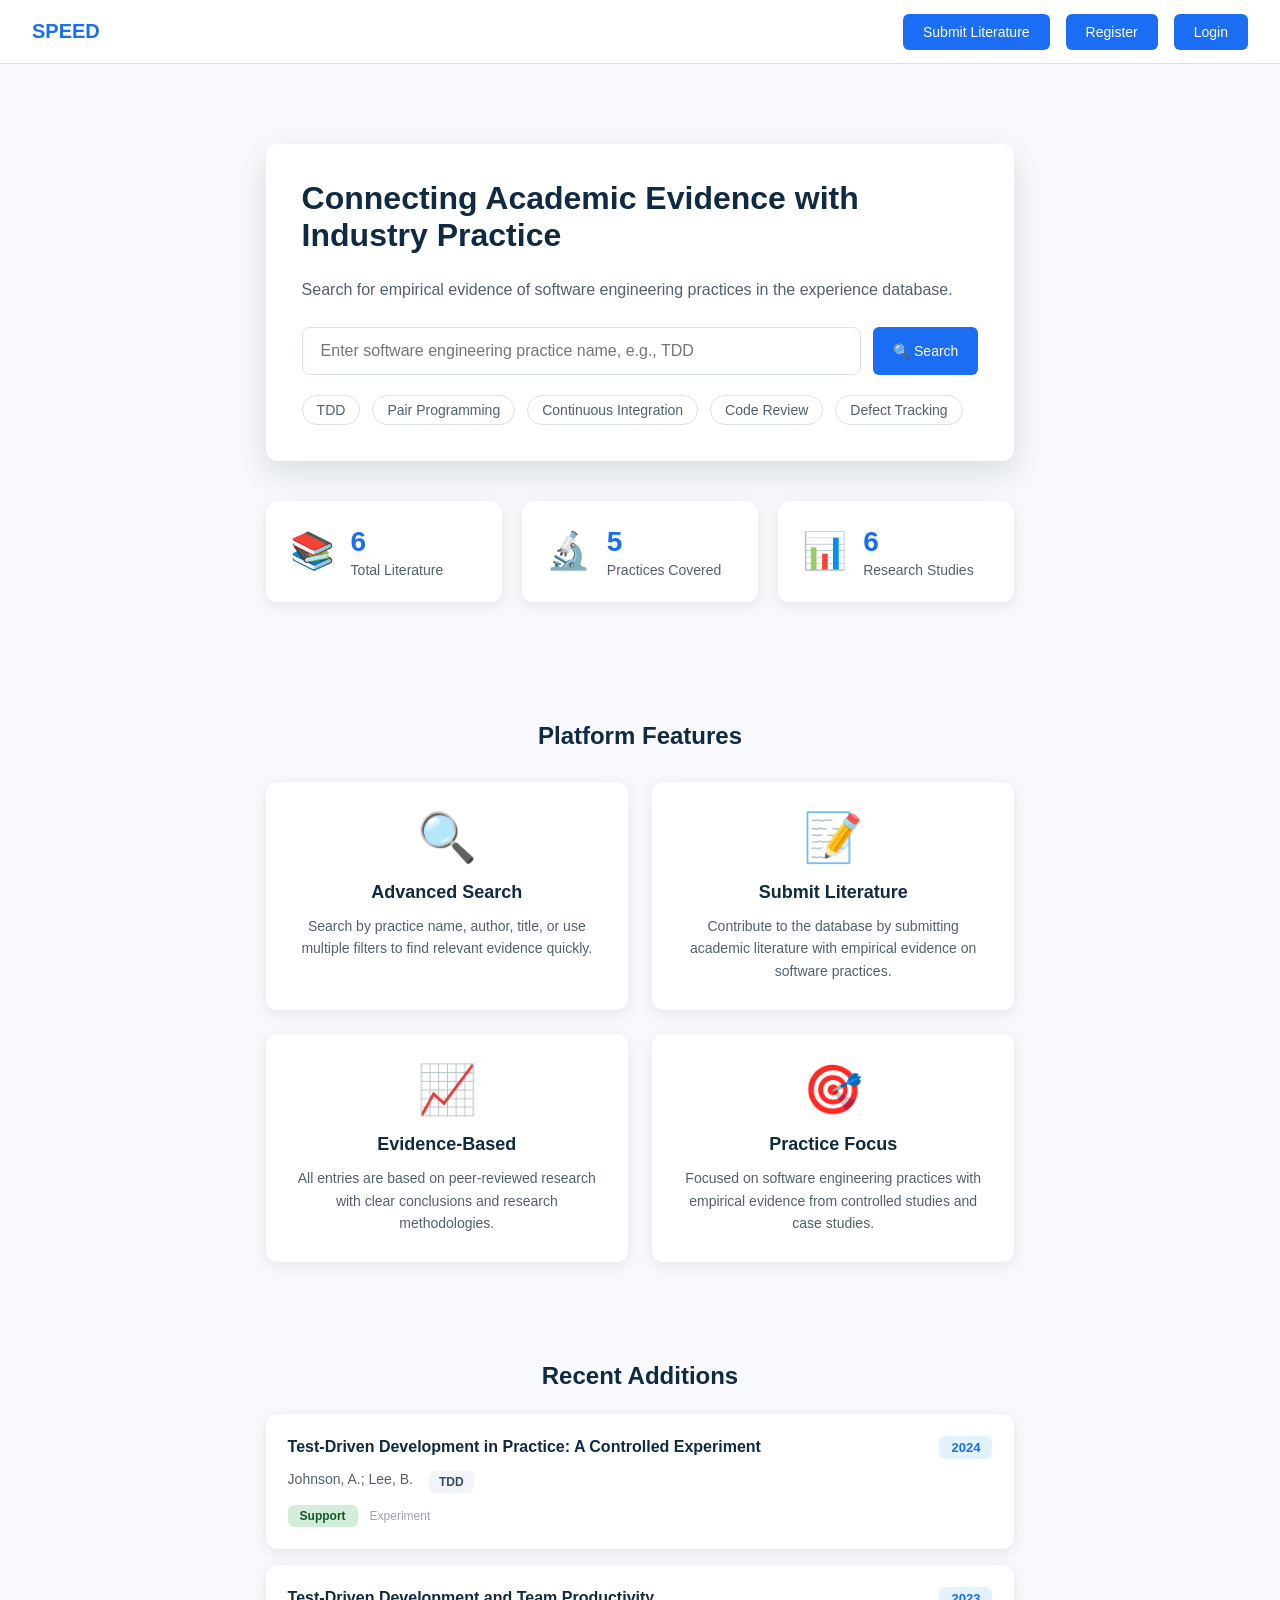
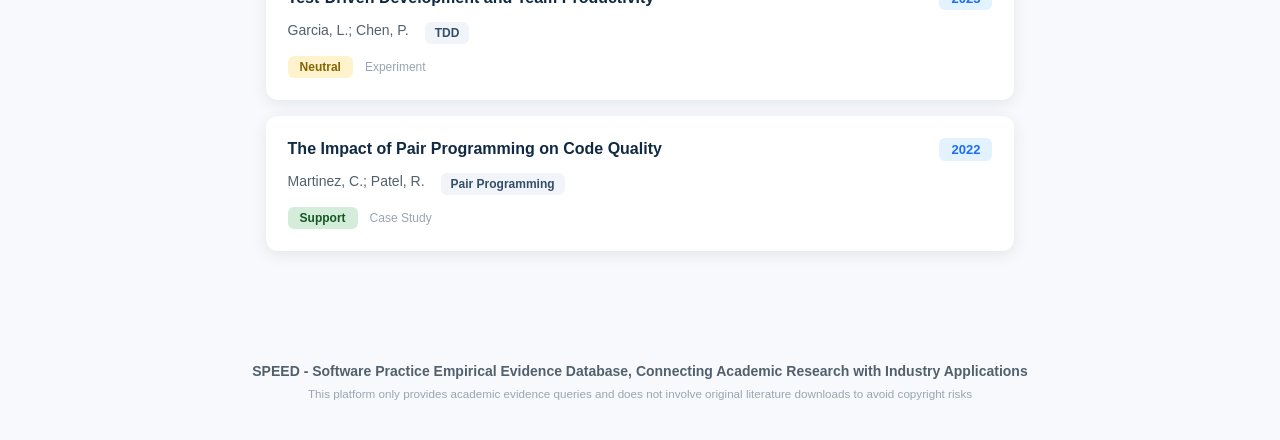
<file: frontend/legacy/index.html>
<!DOCTYPE html>
<html lang="en">
  <head>
    <meta charset="UTF-8" />
    <meta name="viewport" content="width=device-width, initial-scale=1.0" />
    <title>SPEED - Home</title>
    <link rel="stylesheet" href="styles.css" />
    <script src="auth.js"></script>
    <script src="data.js"></script>
  </head>
  <body>
    <nav class="top-nav">
      <a class="logo" href="index.html">SPEED</a>
      <div class="nav-actions">
        <a class="btn-primary" href="submission.html">Submit Literature</a>
        <button class="btn-primary" onclick="navigate('register')">Register</button>
        <button class="btn-primary" onclick="navigate('login')">Login</button>
      </div>
    </nav>

    <main class="page-container">
      <section class="content-section">
        <div class="search-card">
          <h1 style="margin-top: 0; color: #102a43; font-size: 32px">
            Connecting Academic Evidence with Industry Practice
          </h1>
          <p style="color: #52606d; margin-bottom: 28px">
            Search for empirical evidence of software engineering practices in the experience database.
          </p>
          <div class="search-controls">
            <input
              id="searchInput"
              class="search-input"
              type="text"
              placeholder="Enter software engineering practice name, e.g., TDD"
            />
            <button class="btn-primary" id="searchBtn" aria-label="Perform search">
              🔍 Search
            </button>
          </div>
          <div class="popular-tags" aria-label="Popular search tags">
            <span class="tag" data-tag="TDD">TDD</span>
            <span class="tag" data-tag="Pair Programming">Pair Programming</span>
            <span class="tag" data-tag="Continuous Integration">Continuous Integration</span>
            <span class="tag" data-tag="Code Review">Code Review</span>
            <span class="tag" data-tag="Defect Tracking">Defect Tracking</span>
          </div>
        </div>

        <!-- Statistics Section -->
        <div class="stats-container" id="statsContainer">
          <div class="stat-card">
            <div class="stat-icon">📚</div>
            <div class="stat-content">
              <div class="stat-number" id="totalLiterature">0</div>
              <div class="stat-label">Total Literature</div>
            </div>
          </div>
          <div class="stat-card">
            <div class="stat-icon">🔬</div>
            <div class="stat-content">
              <div class="stat-number" id="totalPractices">0</div>
              <div class="stat-label">Practices Covered</div>
            </div>
          </div>
          <div class="stat-card">
            <div class="stat-icon">📊</div>
            <div class="stat-content">
              <div class="stat-number" id="totalStudies">0</div>
              <div class="stat-label">Research Studies</div>
            </div>
          </div>
        </div>

        <!-- Features Section -->
        <div class="features-section">
          <h2 style="text-align: center; color: #102a43; margin-bottom: 32px">Platform Features</h2>
          <div class="features-grid">
            <div class="feature-card">
              <div class="feature-icon">🔍</div>
              <h3>Advanced Search</h3>
              <p>Search by practice name, author, title, or use multiple filters to find relevant evidence quickly.</p>
            </div>
            <div class="feature-card">
              <div class="feature-icon">📝</div>
              <h3>Submit Literature</h3>
              <p>Contribute to the database by submitting academic literature with empirical evidence on software practices.</p>
            </div>
            <div class="feature-card">
              <div class="feature-icon">📈</div>
              <h3>Evidence-Based</h3>
              <p>All entries are based on peer-reviewed research with clear conclusions and research methodologies.</p>
            </div>
            <div class="feature-card">
              <div class="feature-icon">🎯</div>
              <h3>Practice Focus</h3>
              <p>Focused on software engineering practices with empirical evidence from controlled studies and case studies.</p>
            </div>
          </div>
        </div>

        <!-- Recent Literature Section -->
        <div class="recent-section" id="recentSection">
          <h2 style="text-align: center; color: #102a43; margin-bottom: 24px">Recent Additions</h2>
          <div class="recent-list" id="recentList">
            <!-- Will be populated by JavaScript -->
          </div>
        </div>
      </section>
      <footer class="page-footer">
        <strong
          >SPEED - Software Practice Empirical Evidence Database, Connecting Academic Research with Industry Applications</strong
        >
        <small
          >This platform only provides academic evidence queries and does not involve original literature downloads to avoid copyright risks</small
        >
      </footer>
    </main>

    <script>
      const searchInput = document.getElementById("searchInput");
      const searchBtn = document.getElementById("searchBtn");
      const popularTags = document.querySelectorAll(".tag");

      function performSearch(keyword) {
        const query = keyword || searchInput.value.trim();
        if (query) {
          window.location.href = `search.html?q=${encodeURIComponent(query)}`;
        } else {
          window.location.href = "search.html";
        }
      }

      function navigate(type) {
        window.location.href = type === "login" ? "login.html" : "register.html";
      }

      searchBtn.addEventListener("click", () => performSearch());
      searchInput.addEventListener("keydown", (event) => {
        if (event.key === "Enter") {
          performSearch();
        }
      });

      popularTags.forEach((tag) => {
        tag.addEventListener("click", () => performSearch(tag.dataset.tag));
      });

      // Load statistics and recent literature
      function loadStatistics() {
        const allData = LiteratureData.getAll();
        const totalLiterature = allData.length;
        
        // Count unique practices
        const practices = new Set(allData.map(item => item.practice));
        const totalPractices = practices.size;
        
        // Count by research type
        const totalStudies = allData.length;

        document.getElementById("totalLiterature").textContent = totalLiterature;
        document.getElementById("totalPractices").textContent = totalPractices;
        document.getElementById("totalStudies").textContent = totalStudies;
      }

      function loadRecentLiterature() {
        const allData = LiteratureData.getAll();
        // Sort by year (most recent first), then by id
        const recent = [...allData]
          .sort((a, b) => {
            if (b.year !== a.year) return b.year - a.year;
            return b.id - a.id;
          })
          .slice(0, 3); // Show top 3 most recent

        const recentList = document.getElementById("recentList");
        
        if (recent.length === 0) {
          recentList.innerHTML = '<p style="text-align: center; color: #52606d; padding: 20px;">No literature available yet.</p>';
          return;
        }

        recentList.innerHTML = recent.map(item => {
          const practice = item.practice.replace(/'/g, "\\'");
          return `
          <div class="recent-item" onclick="performSearch('${practice}')">
            <div class="recent-item-header">
              <h4>${item.title}</h4>
              <span class="recent-year">${item.year}</span>
            </div>
            <div class="recent-item-meta">
              <span class="recent-author">${item.author}</span>
              <span class="recent-practice">${item.practice}</span>
            </div>
            <div class="recent-item-footer">
              <span class="recent-conclusion conclusion-${item.conclusion.toLowerCase()}">${item.conclusion}</span>
              <span class="recent-type">${item.type}</span>
            </div>
          </div>
        `;
        }).join('');
      }

      // Initialize on page load
      loadStatistics();
      loadRecentLiterature();
    </script>
  </body>
</html>
</file>
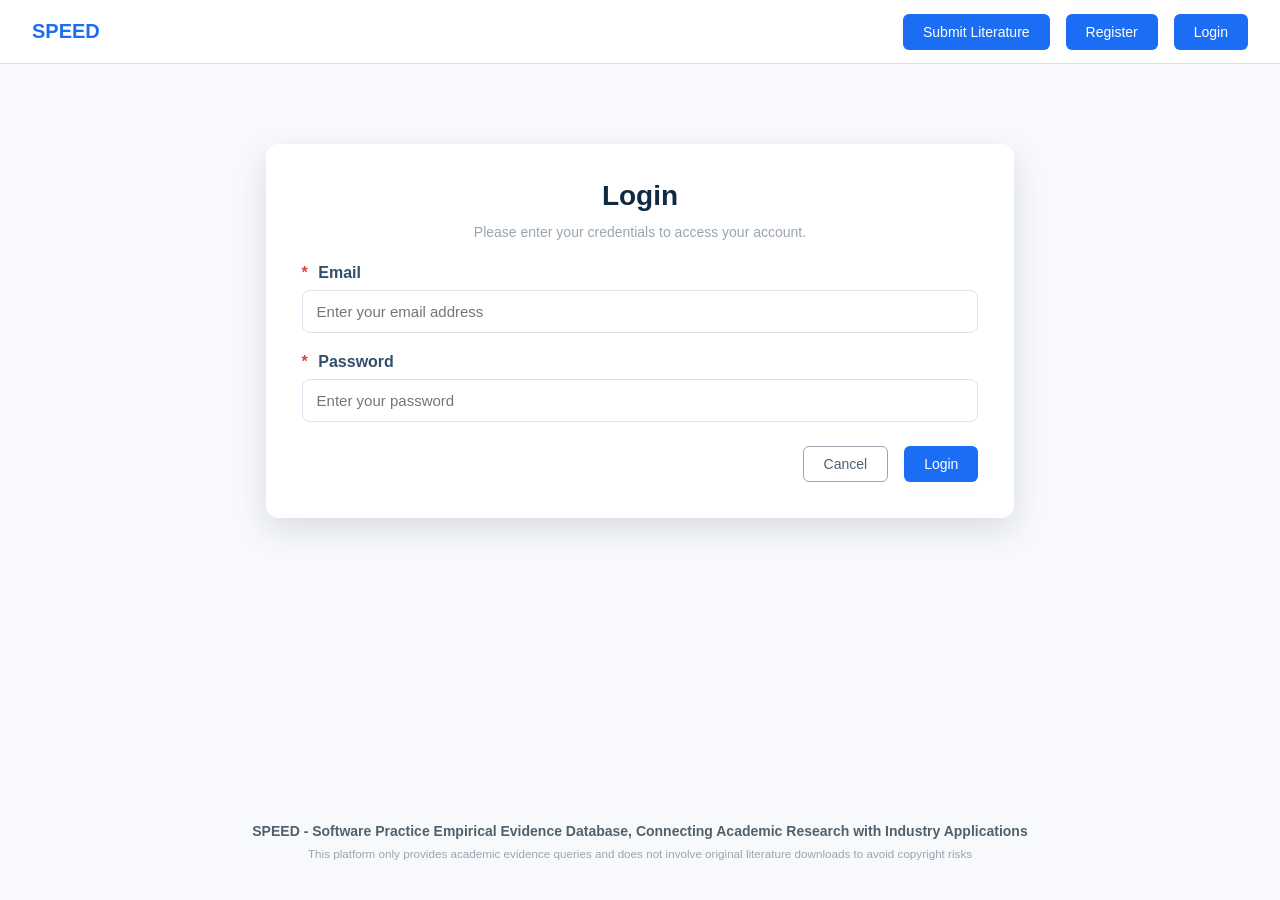
<file: frontend/legacy/admin_review.html>
<!DOCTYPE html>
<html lang="en">
  <head>
    <meta charset="UTF-8" />
    <meta name="viewport" content="width=device-width, initial-scale=1.0" />
    <title>SPEED - Review Queue</title>
    <link rel="stylesheet" href="styles.css" />
    <script src="auth.js"></script>
    <script src="data.js"></script>
  </head>
  <body>
    <nav class="top-nav">
      <a class="logo" href="index.html">SPEED</a>
      <div class="nav-actions"></div>
    </nav>

    <main class="page-container">
      <section class="content-section">
        <div class="form-container">
          <header class="form-header">
            <h1>Review Queue</h1>
            <p>Pending literature submissions awaiting reviewer action.</p>
          </header>

          <div id="queueContainer">
            <!-- Pending items will be rendered here -->
          </div>

        </div>
      </section>

      <footer class="page-footer">
        <strong>SPEED - Software Practice Empirical Evidence Database</strong>
      </footer>
    </main>

    <script>
      // Ensure navigation is updated
      if (document.readyState === 'loading') {
        document.addEventListener('DOMContentLoaded', () => Auth.updateNavigation());
      } else {
        Auth.updateNavigation();
      }

      function requireReviewer() {
        const user = Auth.getCurrentUser();
        if (!user) {
          alert('Please login as a reviewer to access this page.');
          window.location.href = 'login.html';
          return false;
        }
        if (!Auth.isReviewer()) {
          alert('You do not have reviewer permissions.');
          window.location.href = 'index.html';
          return false;
        }
        return true;
      }

      function renderQueue() {
        if (!requireReviewer()) return;

        const pending = LiteratureData.getPending();
        const container = document.getElementById('queueContainer');
        if (!pending || pending.length === 0) {
          container.innerHTML = '<p style="color:#52606d; padding:20px; text-align:center;">No pending submissions.</p>';
          return;
        }

        container.innerHTML = pending.map(item => {
          return `
            <div class="recent-item" id="item-${item.id}">
              <div class="recent-item-header">
                <h4>${item.title}</h4>
                <span class="recent-year">${item.year}</span>
              </div>
              <div class="recent-item-meta">
                <span class="recent-author">${item.author}</span>
                <span class="recent-practice">${item.practice}</span>
              </div>
              <div style="margin-top:8px; color:#334e68">DOI: ${item.doi}</div>
              <div style="margin-top:12px; display:flex; gap:12px;">
                <button class="btn-primary" onclick="handleApprove(${item.id})">Approve</button>
                <button class="btn-ghost" onclick="handleRejectPrompt(${item.id})">Reject</button>
              </div>
            </div>
          `;
        }).join('');
      }

      function handleApprove(id) {
        if (!confirm('Approve this submission?')) return;
        const user = Auth.getCurrentUser();
        const res = LiteratureData.approve(id, user ? user.email : null);
        if (res && res.success) {
          alert('Approved');
          renderQueue();
          Auth.updatePendingBadge();
        } else {
          alert('Operation failed');
        }
      }

      function handleRejectPrompt(id) {
        const reason = prompt('Enter rejection reason (optional):');
        if (reason === null) return; // cancelled
        const user = Auth.getCurrentUser();
        const res = LiteratureData.reject(id, reason || '', user ? user.email : null);
        if (res && res.success) {
          alert('Rejected');
          renderQueue();
          Auth.updatePendingBadge();
        } else {
          alert('Operation failed');
        }
      }

      // Initialize
      renderQueue();
    </script>
  </body>
</html>
</file>
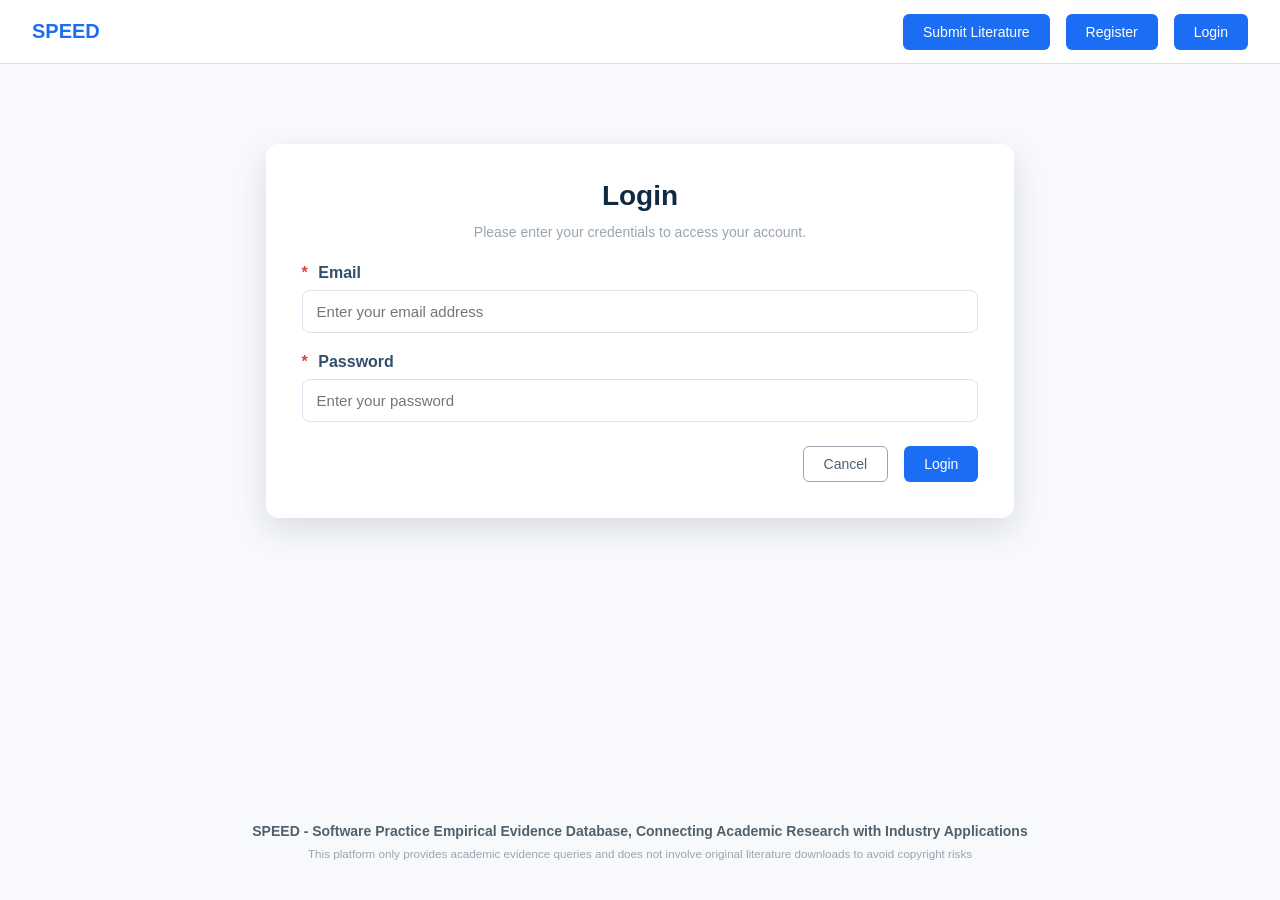
<file: frontend/legacy/login.html>
<!DOCTYPE html>
<html lang="en">
  <head>
    <meta charset="UTF-8" />
    <meta name="viewport" content="width=device-width, initial-scale=1.0" />
    <title>SPEED - Login</title>
    <link rel="stylesheet" href="styles.css" />
    <script src="auth.js"></script>
  </head>
  <body>
    <nav class="top-nav">
      <a class="logo" href="index.html">SPEED</a>
      <div class="nav-actions">
        <a class="btn-primary" href="submission.html">Submit Literature</a>
        <button class="btn-primary" onclick="navigate('register')">Register</button>
        <button class="btn-primary" onclick="navigate('login')">Login</button>
      </div>
    </nav>

    <main class="page-container">
      <section class="content-section">
        <div class="form-container">
          <header class="form-header">
            <h1>Login</h1>
            <p>Please enter your credentials to access your account.</p>
          </header>
          <form id="loginForm" novalidate>
            <div class="form-group" data-field="email">
              <label for="email">
                <span class="required">*</span>
                Email
              </label>
              <input
                id="email"
                type="email"
                placeholder="Enter your email address"
                required
              />
              <span class="form-error">This field is required</span>
            </div>

            <div class="form-group" data-field="password">
              <label for="password">
                <span class="required">*</span>
                Password
              </label>
              <input
                id="password"
                type="password"
                placeholder="Enter your password"
                required
              />
              <span class="form-error">This field is required</span>
            </div>

            <div class="form-actions">
              <a href="index.html" class="btn-ghost">Cancel</a>
              <button type="submit" class="btn-primary">Login</button>
            </div>
          </form>
        </div>
      </section>

      <footer class="page-footer">
        <strong
          >SPEED - Software Practice Empirical Evidence Database, Connecting Academic Research with Industry Applications</strong
        >
        <small
          >This platform only provides academic evidence queries and does not involve original literature downloads to avoid copyright risks</small
        >
      </footer>
    </main>

    <script>
      const form = document.getElementById("loginForm");
      const formGroups = Array.from(document.querySelectorAll(".form-group"));

      function navigate(type) {
        window.location.href = type === "login" ? "login.html" : "register.html";
      }

      function showError(group, message) {
        group.classList.add("invalid");
        const errorElement = group.querySelector(".form-error");
        if (errorElement && message) {
          errorElement.textContent = message;
        }
      }

      function clearError(group) {
        group.classList.remove("invalid");
      }

      function validateField(group) {
        const input = group.querySelector("input");
        if (!input) return true;

        if (input.hasAttribute("required") && !input.value.trim()) {
          showError(group, "This field is required");
          return false;
        }

        if (group.dataset.field === "email" && input.value.trim()) {
          const emailPattern = /^[^\s@]+@[^\s@]+\.[^\s@]+$/;
          if (!emailPattern.test(input.value.trim())) {
            showError(group, "Please enter a valid email address");
            return false;
          }
        }

        clearError(group);
        return true;
      }

      formGroups.forEach((group) => {
        const inputs = group.querySelectorAll("input");
        inputs.forEach((input) => {
          input.addEventListener("input", () => validateField(group));
          input.addEventListener("blur", () => validateField(group));
        });
      });

      form.addEventListener("submit", (event) => {
        event.preventDefault();
        let valid = true;
        formGroups.forEach((group) => {
          if (!validateField(group)) {
            valid = false;
          }
        });

        if (!valid) {
          alert("Please check and correct form errors before submitting.");
          return;
        }

        // Get form values
        const email = document.getElementById("email").value.trim();
        const password = document.getElementById("password").value;

        // Attempt to login
        const result = Auth.login(email, password);

        if (result.success) {
          alert(result.message);
          // Update navigation before redirecting
          Auth.updateNavigation();
          window.location.href = "index.html";
        } else {
          // Show error message
          const emailGroup = document.querySelector('[data-field="email"]');
          const passwordGroup = document.querySelector('[data-field="password"]');
          showError(emailGroup, result.message);
          showError(passwordGroup, "");
        }
      });
    </script>
  </body>
</html>
</file>
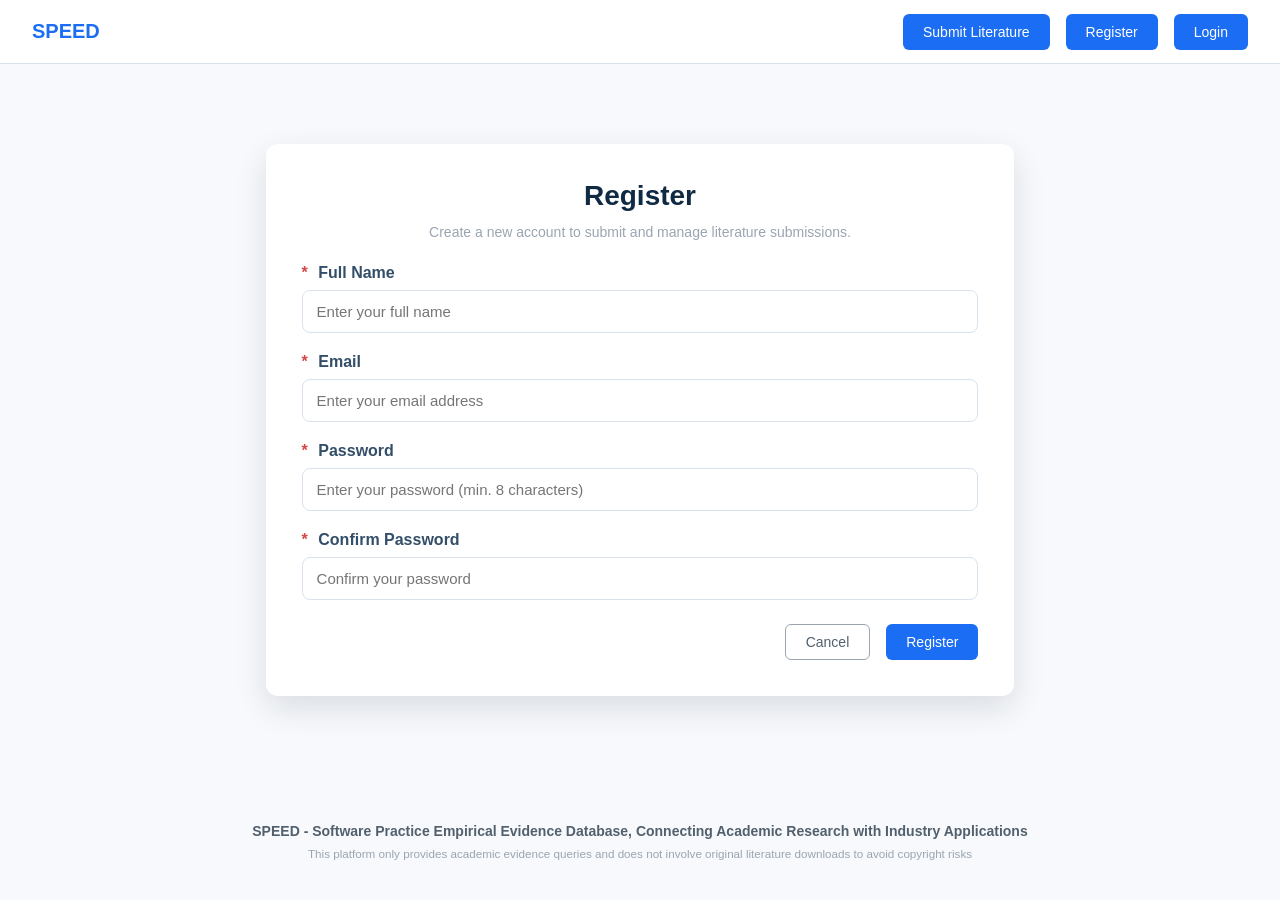
<file: frontend/legacy/register.html>
<!DOCTYPE html>
<html lang="en">
  <head>
    <meta charset="UTF-8" />
    <meta name="viewport" content="width=device-width, initial-scale=1.0" />
    <title>SPEED - Register</title>
    <link rel="stylesheet" href="styles.css" />
  </head>
  <body>
    <nav class="top-nav">
      <a class="logo" href="index.html">SPEED</a>
      <div class="nav-actions">
        <a class="btn-primary" href="submission.html">Submit Literature</a>
        <button class="btn-primary" onclick="navigate('register')">Register</button>
        <button class="btn-primary" onclick="navigate('login')">Login</button>
      </div>
    </nav>

    <main class="page-container">
      <section class="content-section">
        <div class="form-container">
          <header class="form-header">
            <h1>Register</h1>
            <p>Create a new account to submit and manage literature submissions.</p>
          </header>
          <form id="registerForm" novalidate>
            <div class="form-group" data-field="name">
              <label for="name">
                <span class="required">*</span>
                Full Name
              </label>
              <input
                id="name"
                type="text"
                placeholder="Enter your full name"
                required
              />
              <span class="form-error">This field is required</span>
            </div>

            <div class="form-group" data-field="email">
              <label for="email">
                <span class="required">*</span>
                Email
              </label>
              <input
                id="email"
                type="email"
                placeholder="Enter your email address"
                required
              />
              <span class="form-error">This field is required</span>
            </div>

            <div class="form-group" data-field="password">
              <label for="password">
                <span class="required">*</span>
                Password
              </label>
              <input
                id="password"
                type="password"
                placeholder="Enter your password (min. 8 characters)"
                required
              />
              <span class="form-error">This field is required</span>
            </div>

            <div class="form-group" data-field="confirmPassword">
              <label for="confirmPassword">
                <span class="required">*</span>
                Confirm Password
              </label>
              <input
                id="confirmPassword"
                type="password"
                placeholder="Confirm your password"
                required
              />
              <span class="form-error">This field is required</span>
            </div>

            <div class="form-actions">
              <a href="index.html" class="btn-ghost">Cancel</a>
              <button type="submit" class="btn-primary">Register</button>
            </div>
          </form>
        </div>
      </section>

      <footer class="page-footer">
        <strong
          >SPEED - Software Practice Empirical Evidence Database, Connecting Academic Research with Industry Applications</strong
        >
        <small
          >This platform only provides academic evidence queries and does not involve original literature downloads to avoid copyright risks</small
        >
      </footer>
    </main>

    <script src="auth.js"></script>
    <script>
      const form = document.getElementById("registerForm");
      const formGroups = Array.from(document.querySelectorAll(".form-group"));

      function navigate(type) {
        window.location.href = type === "login" ? "login.html" : "register.html";
      }

      function showError(group, message) {
        group.classList.add("invalid");
        const errorElement = group.querySelector(".form-error");
        if (errorElement && message) {
          errorElement.textContent = message;
        }
      }

      function clearError(group) {
        group.classList.remove("invalid");
      }

      function validateField(group) {
        const input = group.querySelector("input");
        if (!input) return true;

        if (input.hasAttribute("required") && !input.value.trim()) {
          showError(group, "This field is required");
          return false;
        }

        if (group.dataset.field === "email" && input.value.trim()) {
          const emailPattern = /^[^\s@]+@[^\s@]+\.[^\s@]+$/;
          if (!emailPattern.test(input.value.trim())) {
            showError(group, "Please enter a valid email address");
            return false;
          }
        }

        if (group.dataset.field === "password" && input.value.trim()) {
          if (input.value.length < 8) {
            showError(group, "Password must be at least 8 characters");
            return false;
          }
        }

        if (group.dataset.field === "confirmPassword" && input.value.trim()) {
          const passwordInput = document.getElementById("password");
          if (input.value !== passwordInput.value) {
            showError(group, "Passwords do not match");
            return false;
          }
        }

        clearError(group);
        return true;
      }

      formGroups.forEach((group) => {
        const inputs = group.querySelectorAll("input");
        inputs.forEach((input) => {
          input.addEventListener("input", () => validateField(group));
          input.addEventListener("blur", () => validateField(group));
        });
      });

      // Re-validate confirm password when password changes
      document.getElementById("password").addEventListener("input", () => {
        const confirmPasswordGroup = document.querySelector('[data-field="confirmPassword"]');
        if (confirmPasswordGroup) {
          validateField(confirmPasswordGroup);
        }
      });

      form.addEventListener("submit", (event) => {
        event.preventDefault();
        let valid = true;
        formGroups.forEach((group) => {
          if (!validateField(group)) {
            valid = false;
          }
        });

        if (!valid) {
          alert("Please check and correct form errors before submitting.");
          return;
        }

        // Get form values
        const name = document.getElementById("name").value.trim();
        const email = document.getElementById("email").value.trim();
        const password = document.getElementById("password").value;

        // Attempt to register user
        const result = Auth.register(name, email, password);

        if (result.success) {
          alert(result.message);
          window.location.href = "login.html";
        } else {
          // Show error message
          const emailGroup = document.querySelector('[data-field="email"]');
          showError(emailGroup, result.message);
        }
      });
    </script>
  </body>
</html>
</file>
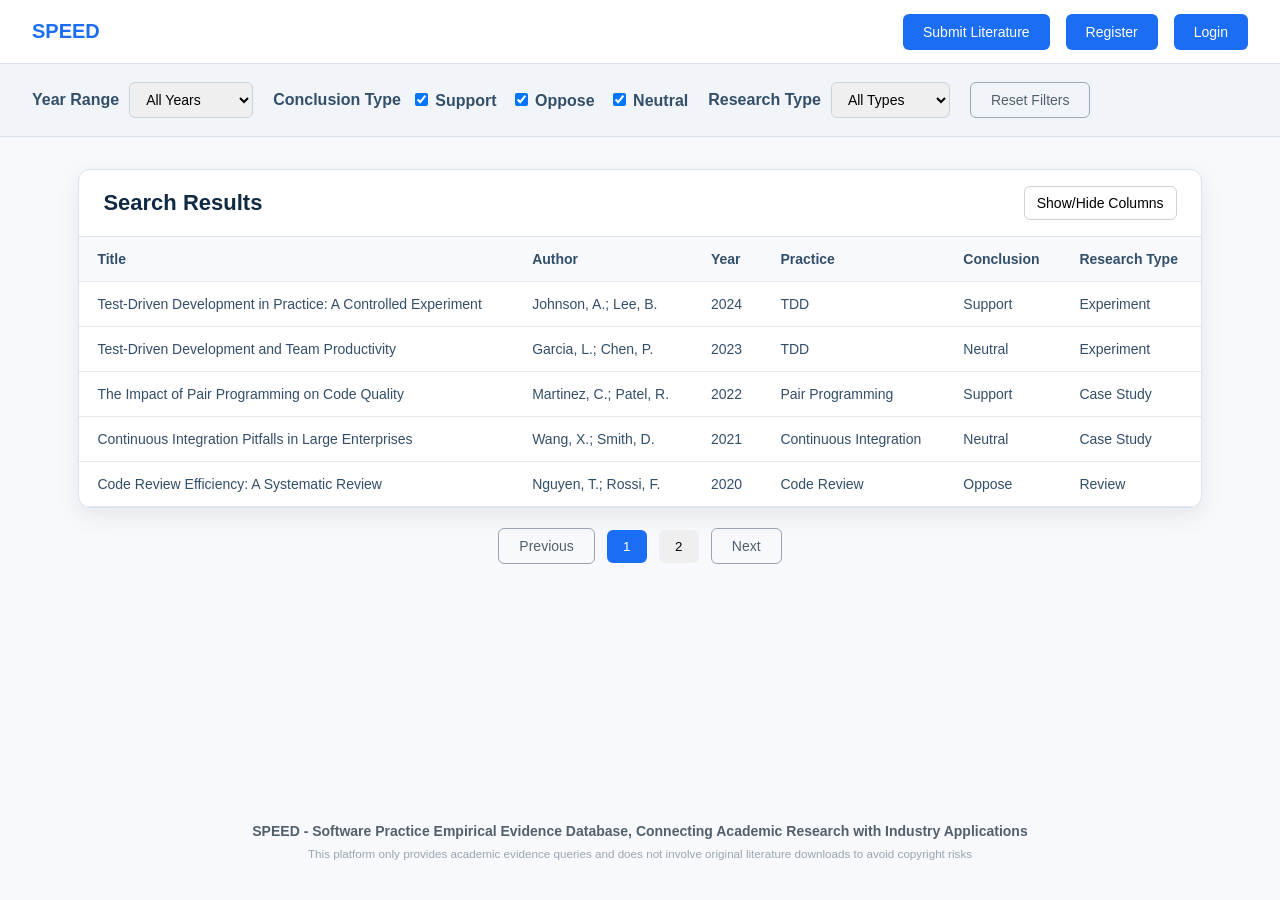
<file: frontend/legacy/search.html>
<!DOCTYPE html>
<html lang="en">
  <head>
    <meta charset="UTF-8" />
    <meta name="viewport" content="width=device-width, initial-scale=1.0" />
    <title>SPEED - Search Results</title>
    <link rel="stylesheet" href="styles.css" />
    <script src="auth.js"></script>
    <script src="data.js"></script>
  </head>
  <body>
    <nav class="top-nav">
      <a class="logo" href="index.html">SPEED</a>
      <div class="nav-actions">
        <a class="btn-primary" href="submission.html">Submit Literature</a>
        <button class="btn-primary" onclick="navigate('register')">Register</button>
        <button class="btn-primary" onclick="navigate('login')">Login</button>
      </div>
    </nav>

    <main class="page-container">
      <section class="filter-bar" aria-label="Search filters">
        <div class="filter-group">
          <label for="yearRange">Year Range</label>
          <select id="yearRange">
            <option value="all">All Years</option>
            <option value="3">Last 3 Years</option>
            <option value="5">Last 5 Years</option>
          </select>
        </div>

        <div class="filter-group">
          <label>Conclusion Type</label>
          <div class="checkbox-group">
            <label>
              <input type="checkbox" value="Support" checked />
              Support
            </label>
            <label>
              <input type="checkbox" value="Oppose" checked />
              Oppose
            </label>
            <label>
              <input type="checkbox" value="Neutral" checked />
              Neutral
            </label>
          </div>
        </div>

        <div class="filter-group">
          <label for="researchType">Research Type</label>
          <select id="researchType">
            <option value="all">All Types</option>
            <option value="Experiment">Experiment</option>
            <option value="Case Study">Case Study</option>
            <option value="Review">Review</option>
            <option value="Other">Other</option>
          </select>
        </div>

        <button class="btn-ghost" id="resetFilters">Reset Filters</button>
      </section>

      <section class="table-wrapper">
        <div class="results-table-container">
          <div class="table-header">
            <h2 style="margin: 0; color: #102a43; font-size: 22px">
              Search Results
            </h2>
            <div style="position: relative">
              <button class="column-toggle" id="columnToggle">
                Show/Hide Columns
              </button>
              <div class="dropdown-menu" id="columnDropdown"></div>
            </div>
          </div>
          <div style="max-height: 420px; overflow: auto">
            <table class="results-table" id="resultsTable">
              <thead>
                <tr>
                  <th data-column="title">Title</th>
                  <th data-column="author">Author</th>
                  <th data-column="year">Year</th>
                  <th data-column="practice">Practice</th>
                  <th data-column="conclusion">Conclusion</th>
                  <th data-column="type">Research Type</th>
                </tr>
              </thead>
              <tbody id="resultsBody"></tbody>
            </table>
          </div>
          <div class="no-results" id="noResults" hidden>
            No relevant evidence found. Please adjust keywords or filter conditions.
          </div>
        </div>

        <div class="pagination" id="pagination"></div>
      </section>

      <footer class="page-footer">
        <strong
          >SPEED - Software Practice Empirical Evidence Database, Connecting Academic Research with Industry Applications</strong
        >
        <small
          >This platform only provides academic evidence queries and does not involve original literature downloads to avoid copyright risks</small
        >
      </footer>
    </main>

    <script>
      const searchParams = new URLSearchParams(window.location.search);
      const query = searchParams.get("q") || "";

      // Get data from storage (will include default data and user submissions)
      let data = LiteratureData.getAll();

      const filters = {
        yearRange: "all",
        conclusions: new Set(["Support", "Oppose", "Neutral"]),
        researchType: "all"
      };

      const itemsPerPage = 5;
      let currentPage = 1;
      let sortState = { column: "year", direction: "desc" };
      const visibleColumns = new Set([
        "title",
        "author",
        "year",
        "practice",
        "conclusion",
        "type"
      ]);

      const resultsBody = document.getElementById("resultsBody");
      const noResults = document.getElementById("noResults");
      const pagination = document.getElementById("pagination");
      const yearRangeSelect = document.getElementById("yearRange");
      const researchTypeSelect = document.getElementById("researchType");
      const resetFiltersBtn = document.getElementById("resetFilters");
      const columnToggleBtn = document.getElementById("columnToggle");
      const columnDropdown = document.getElementById("columnDropdown");

      const conclusionCheckboxes = Array.from(
        document.querySelectorAll('.checkbox-group input[type="checkbox"]')
      );

      const columnsConfig = [
        { key: "title", label: "Title" },
        { key: "author", label: "Author" },
        { key: "year", label: "Year" },
        { key: "practice", label: "Practice" },
        { key: "conclusion", label: "Conclusion" },
        { key: "type", label: "Research Type" }
      ];

      function navigate(type) {
        window.location.href = type === "login" ? "login.html" : "register.html";
      }

      function filterData() {
        // Use LiteratureData.search for better search functionality
        const searchResults = LiteratureData.search(query, {
          yearRange: filters.yearRange,
          conclusions: filters.conclusions,
          researchType: filters.researchType
        });
        
        return searchResults;
      }

      function sortData(list) {
        const sorted = [...list].sort((a, b) => {
          const { column, direction } = sortState;
          const valueA = a[column];
          const valueB = b[column];
          if (valueA < valueB) return direction === "asc" ? -1 : 1;
          if (valueA > valueB) return direction === "asc" ? 1 : -1;
          return 0;
        });
        return sorted;
      }

      function paginateData(list) {
        const start = (currentPage - 1) * itemsPerPage;
        return list.slice(start, start + itemsPerPage);
      }

      function renderTable() {
        const filtered = filterData();
        const sorted = sortData(filtered);
        const paginated = paginateData(sorted);

        resultsBody.innerHTML = "";

        if (filtered.length === 0) {
          noResults.hidden = false;
        } else {
          noResults.hidden = true;
        }

        paginated.forEach((item) => {
          const tr = document.createElement("tr");
          tr.addEventListener("click", () => {
            alert(`Navigate to literature detail page: ${item.title}`);
          });

          columnsConfig.forEach((col) => {
            const td = document.createElement("td");
            td.dataset.column = col.key;
            td.textContent = item[col.key];
            if (!visibleColumns.has(col.key)) {
              td.style.display = "none";
            }
            tr.appendChild(td);
          });
          resultsBody.appendChild(tr);
        });

        renderPagination(filtered.length);
      }

      function renderPagination(totalItems) {
        const totalPages = Math.max(Math.ceil(totalItems / itemsPerPage), 1);
        if (currentPage > totalPages) currentPage = totalPages;

        pagination.innerHTML = "";

        const prevBtn = document.createElement("button");
        prevBtn.className = "btn-ghost";
        prevBtn.textContent = "Previous";
        prevBtn.disabled = currentPage === 1;
        prevBtn.addEventListener("click", () => {
          currentPage = Math.max(currentPage - 1, 1);
          renderTable();
        });

        const nextBtn = document.createElement("button");
        nextBtn.className = "btn-ghost";
        nextBtn.textContent = "Next";
        nextBtn.disabled = currentPage === totalPages;
        nextBtn.addEventListener("click", () => {
          currentPage = Math.min(currentPage + 1, totalPages);
          renderTable();
        });

        pagination.appendChild(prevBtn);

        for (let page = 1; page <= totalPages; page++) {
          const span = document.createElement("button");
          span.className = "page-number";
          if (page === currentPage) {
            span.classList.add("active");
          }
          span.textContent = page;
          span.addEventListener("click", () => {
            currentPage = page;
            renderTable();
          });
          pagination.appendChild(span);
        }

        pagination.appendChild(nextBtn);
      }

      function handleSort(event) {
        const th = event.target.closest("th");
        if (!th) return;
        const column = th.dataset.column;
        if (!column) return;

        if (sortState.column === column) {
          sortState.direction = sortState.direction === "asc" ? "desc" : "asc";
        } else {
          sortState.column = column;
          sortState.direction = column === "year" ? "desc" : "asc";
        }
        renderTable();
      }

      function setupColumnDropdown() {
        columnDropdown.innerHTML = "";
        columnsConfig.forEach((col) => {
          const item = document.createElement("label");
          item.className = "dropdown-item";

          const checkbox = document.createElement("input");
          checkbox.type = "checkbox";
          checkbox.checked = visibleColumns.has(col.key);
          checkbox.addEventListener("change", () => {
            if (!checkbox.checked) {
              visibleColumns.delete(col.key);
            } else {
              visibleColumns.add(col.key);
            }
            updateColumnVisibility();
          });

          item.appendChild(checkbox);
          item.appendChild(document.createTextNode(col.label));
          columnDropdown.appendChild(item);
        });
      }

      function updateColumnVisibility() {
        const headers = document.querySelectorAll(".results-table th");
        headers.forEach((th) => {
          const column = th.dataset.column;
          if (visibleColumns.has(column)) {
            th.style.display = "";
          } else {
            th.style.display = "none";
          }
        });

        resultsBody.querySelectorAll("tr").forEach((row) => {
          row.querySelectorAll("td").forEach((cell) => {
            const column = cell.dataset.column;
            if (visibleColumns.has(column)) {
              cell.style.display = "";
            } else {
              cell.style.display = "none";
            }
          });
        });
      }

      yearRangeSelect.addEventListener("change", (event) => {
        filters.yearRange = event.target.value;
        currentPage = 1;
        renderTable();
      });

      researchTypeSelect.addEventListener("change", (event) => {
        filters.researchType = event.target.value;
        currentPage = 1;
        renderTable();
      });

      conclusionCheckboxes.forEach((checkbox) =>
        checkbox.addEventListener("change", (event) => {
          const { value, checked } = event.target;
          if (checked) {
            filters.conclusions.add(value);
          } else {
            filters.conclusions.delete(value);
          }
          currentPage = 1;
          renderTable();
        })
      );

      resetFiltersBtn.addEventListener("click", () => {
        yearRangeSelect.value = "all";
        researchTypeSelect.value = "all";
        conclusionCheckboxes.forEach((checkbox) => {
          checkbox.checked = true;
        });
        filters.yearRange = "all";
        filters.researchType = "all";
        filters.conclusions = new Set(["Support", "Oppose", "Neutral"]);
        currentPage = 1;
        renderTable();
      });

      document
        .querySelector(".results-table thead")
        .addEventListener("click", handleSort);

      columnToggleBtn.addEventListener("click", () => {
        columnDropdown.classList.toggle("show");
      });

      document.addEventListener("click", (event) => {
        if (
          !columnToggleBtn.contains(event.target) &&
          !columnDropdown.contains(event.target)
        ) {
          columnDropdown.classList.remove("show");
        }
      });

      // Refresh data when page loads or filters change
      function refreshData() {
        data = LiteratureData.getAll();
        currentPage = 1;
        renderTable();
      }

      setupColumnDropdown();
      refreshData();
      updateColumnVisibility();
    </script>
  </body>
</html>
</file>
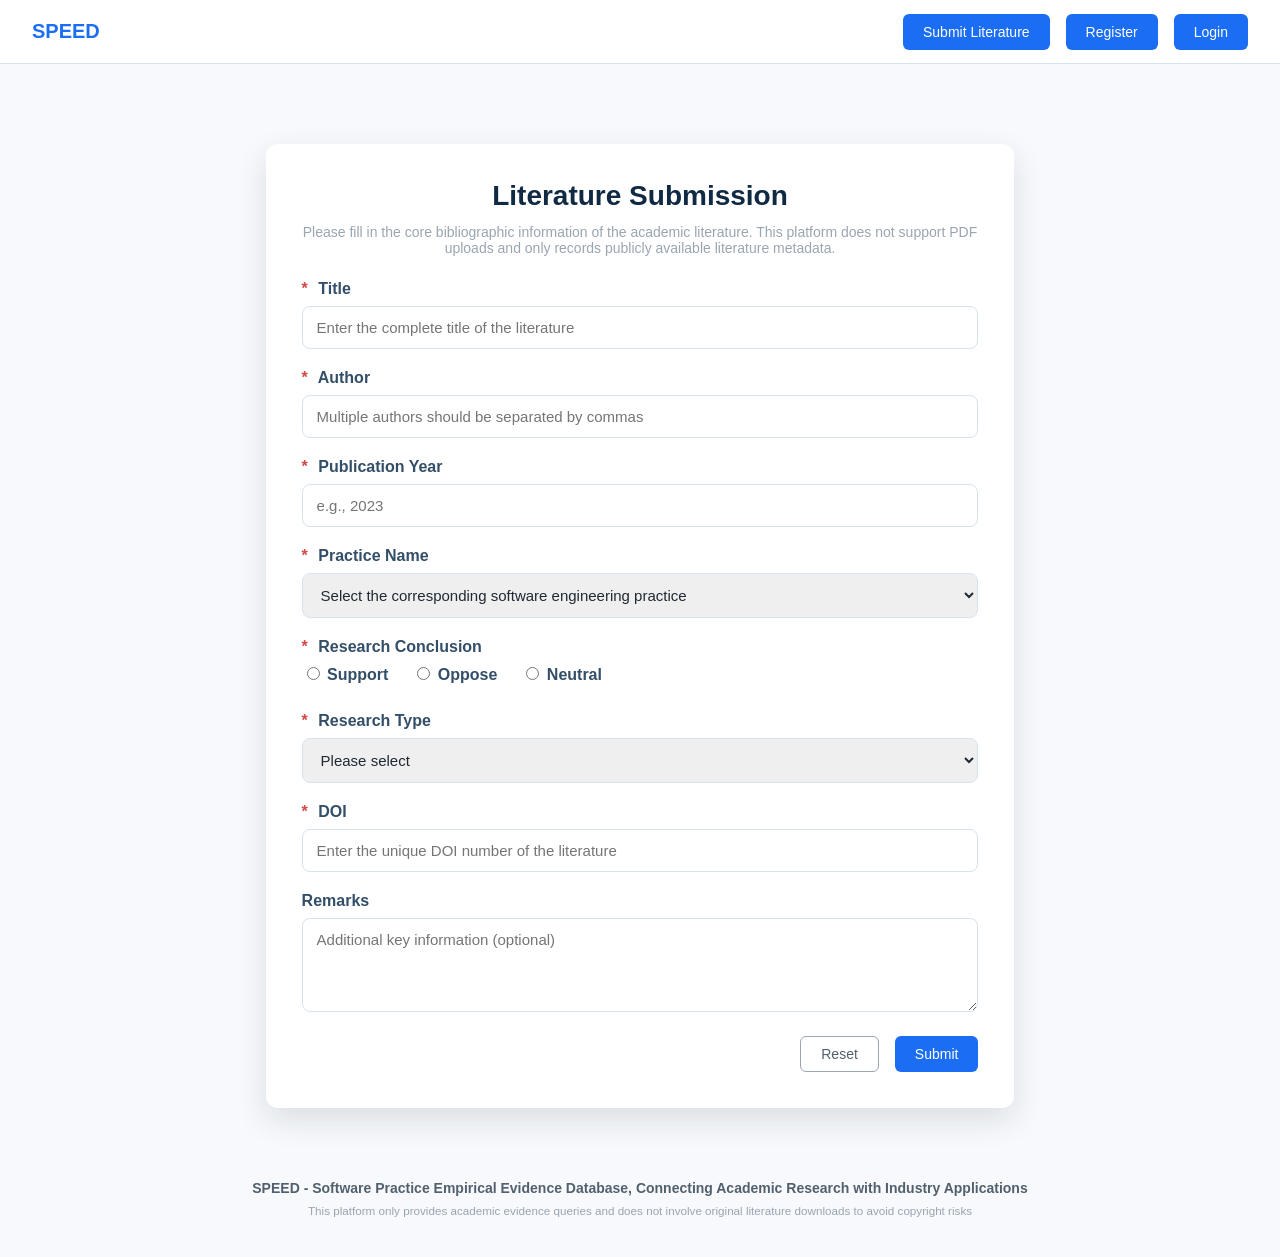
<file: frontend/legacy/submission.html>
<!DOCTYPE html>
<html lang="en">
  <head>
    <meta charset="UTF-8" />
    <meta name="viewport" content="width=device-width, initial-scale=1.0" />
    <title>SPEED - Literature Submission</title>
    <link rel="stylesheet" href="styles.css" />
    <script src="auth.js"></script>
    <script src="data.js"></script>
  </head>
  <body>
    <nav class="top-nav">
      <a class="logo" href="index.html">SPEED</a>
      <div class="nav-actions">
        <button class="btn-primary" onclick="navigate('register')">Register</button>
        <button class="btn-primary" onclick="navigate('login')">Login</button>
      </div>
    </nav>

    <main class="page-container">
      <section class="content-section">
        <div class="form-container">
          <header class="form-header">
            <h1>Literature Submission</h1>
            <p>
              Please fill in the core bibliographic information of the academic literature. This platform does not support PDF uploads and only records publicly available literature metadata.
            </p>
          </header>
          <form id="submissionForm" novalidate>
            <div class="form-group" data-field="title">
              <label for="title">
                <span class="required">*</span>
                Title
              </label>
              <input
                id="title"
                type="text"
                placeholder="Enter the complete title of the literature"
                required
              />
              <span class="form-error">This field is required</span>
            </div>

            <div class="form-group" data-field="author">
              <label for="author">
                <span class="required">*</span>
                Author
              </label>
              <input
                id="author"
                type="text"
                placeholder="Multiple authors should be separated by commas"
                required
              />
              <span class="form-error">This field is required</span>
            </div>

            <div class="form-group" data-field="year">
              <label for="year">
                <span class="required">*</span>
                Publication Year
              </label>
              <input
                id="year"
                type="text"
                pattern="\\d{4}"
                maxlength="4"
                placeholder="e.g., 2023"
                required
              />
              <span class="form-error">Please enter a 4-digit year</span>
            </div>

            <div class="form-group" data-field="practice">
              <label for="practice">
                <span class="required">*</span>
                Practice Name
              </label>
              <select id="practice" required>
                <option value="" disabled selected>Select the corresponding software engineering practice</option>
                <option value="TDD">TDD</option>
                <option value="Pair Programming">Pair Programming</option>
                <option value="Continuous Integration">Continuous Integration</option>
                <option value="Code Review">Code Review</option>
                <option value="Defect Tracking">Defect Tracking</option>
                <option value="DevOps">DevOps</option>
              </select>
              <span class="form-error">This field is required</span>
            </div>

            <div class="form-group" data-field="conclusion">
              <label>
                <span class="required">*</span>
                Research Conclusion
              </label>
              <div style="display: flex; gap: 24px">
                <label>
                  <input type="radio" name="conclusion" value="Support" required />
                  Support
                </label>
                <label>
                  <input type="radio" name="conclusion" value="Oppose" required />
                  Oppose
                </label>
                <label>
                  <input type="radio" name="conclusion" value="Neutral" required />
                  Neutral
                </label>
              </div>
              <span class="form-error">Please select a conclusion</span>
            </div>

            <div class="form-group" data-field="type">
              <label for="type">
                <span class="required">*</span>
                Research Type
              </label>
              <select id="type" required>
                <option value="" disabled selected>Please select</option>
                <option value="Experiment">Experiment</option>
                <option value="Case Study">Case Study</option>
                <option value="Review">Review</option>
                <option value="Other">Other</option>
              </select>
              <span class="form-error">This field is required</span>
            </div>

            <div class="form-group" data-field="doi">
              <label for="doi">
                <span class="required">*</span>
                DOI
              </label>
              <input
                id="doi"
                type="text"
                placeholder="Enter the unique DOI number of the literature"
                required
              />
              <span class="form-error">Please enter a valid DOI format</span>
            </div>

            <div class="form-group" data-field="remark">
              <label for="remark">Remarks</label>
              <textarea
                id="remark"
                rows="4"
                placeholder="Additional key information (optional)"
              ></textarea>
            </div>

            <div class="form-actions">
              <button type="reset" class="btn-ghost">Reset</button>
              <button type="submit" class="btn-primary">Submit</button>
            </div>
          </form>
        </div>
      </section>

      <footer class="page-footer">
        <strong
          >SPEED - Software Practice Empirical Evidence Database, Connecting Academic Research with Industry Applications</strong
        >
        <small
          >This platform only provides academic evidence queries and does not involve original literature downloads to avoid copyright risks</small
        >
      </footer>
    </main>

    <script>
      const form = document.getElementById("submissionForm");
      const formGroups = Array.from(document.querySelectorAll(".form-group"));
      const conclusionRadios = Array.from(
        document.querySelectorAll('input[name="conclusion"]')
      );

      function navigate(type) {
        window.location.href = type === "login" ? "login.html" : "register.html";
      }

      function showError(group, message) {
        group.classList.add("invalid");
        const errorElement = group.querySelector(".form-error");
        if (errorElement && message) {
          errorElement.textContent = message;
        }
      }

      function clearError(group) {
        group.classList.remove("invalid");
      }

      function validateField(group) {
        const field = group.dataset.field;
        const input =
          group.querySelector("input") ||
          group.querySelector("select") ||
          group.querySelector("textarea");

        if (!input) return true;

        if (field === "conclusion") {
          const checked = conclusionRadios.some((radio) => radio.checked);
          if (!checked) {
            showError(group, "Please select a conclusion");
            return false;
          }
          clearError(group);
          return true;
        }

        if (input.hasAttribute("required") && !input.value.trim()) {
          showError(group, "This field is required");
          return false;
        }

        if (field === "year") {
          const valid = /^\d{4}$/.test(input.value.trim());
          if (!valid) {
            showError(group, "Please enter a 4-digit year");
            return false;
          }
        }

        if (field === "doi") {
          const valid = /^10\.\d{4,9}\/[-._;()/:A-Z0-9]+$/i.test(
            input.value.trim()
          );
          if (!valid) {
            showError(group, "Please enter a valid DOI format");
            return false;
          }
        }

        clearError(group);
        return true;
      }

      formGroups.forEach((group) => {
        const inputs = group.querySelectorAll("input, select, textarea");
        inputs.forEach((input) => {
          input.addEventListener("input", () => validateField(group));
          input.addEventListener("blur", () => validateField(group));
        });
      });

      form.addEventListener("submit", (event) => {
        event.preventDefault();
        let valid = true;
        formGroups.forEach((group) => {
          if (!validateField(group)) {
            valid = false;
          }
        });

        if (!valid) {
          alert("Please check and correct form errors before submitting.");
          return;
        }

        // Check if user is logged in
        const currentUser = Auth.getCurrentUser();
        if (!currentUser) {
          alert("Please login before submitting literature.");
          window.location.href = "login.html";
          return;
        }

        // Get form values
        const formData = {
          title: document.getElementById("title").value.trim(),
          author: document.getElementById("author").value.trim(),
          year: document.getElementById("year").value.trim(),
          practice: document.getElementById("practice").value,
          conclusion: document.querySelector('input[name="conclusion"]:checked').value,
          type: document.getElementById("type").value,
          doi: document.getElementById("doi").value.trim(),
          remark: document.getElementById("remark").value.trim()
        };

        // Check if DOI already exists
        if (LiteratureData.doiExists(formData.doi)) {
          const doiGroup = document.querySelector('[data-field="doi"]');
          showError(doiGroup, "This DOI already exists in the database. Please check and try again.");
          return;
        }

        // Add literature item
        const result = LiteratureData.add(formData);

        if (result.success) {
          alert(result.message);
        form.reset();
        formGroups.forEach(clearError);
          // Optionally redirect to search page
          // window.location.href = "search.html";
        } else {
          alert("Submission failed. Please try again.");
        }
      });
    </script>
  </body>
</html>
</file>
<file: frontend/legacy/styles.css>
* {
  box-sizing: border-box;
  font-family: "Segoe UI", Arial, sans-serif;
}

body {
  margin: 0;
  background-color: #f7f9fc;
  color: #1f2933;
}

a {
  color: inherit;
  text-decoration: none;
}

.top-nav {
  position: fixed;
  top: 0;
  left: 0;
  right: 0;
  height: 64px;
  background-color: #ffffff;
  border-bottom: 1px solid #d9e2ec;
  display: flex;
  justify-content: space-between;
  align-items: center;
  padding: 0 32px;
  z-index: 1000;
}

.logo {
  font-weight: 700;
  font-size: 20px;
  color: #1b6ef3;
}

.nav-actions {
  display: flex;
  gap: 16px;
}

.btn-primary {
  background-color: #1b6ef3;
  border: none;
  color: #ffffff;
  padding: 10px 20px;
  border-radius: 6px;
  cursor: pointer;
  transition: background-color 0.2s ease;
  font-size: 14px;
}

.btn-primary:hover {
  background-color: #1557c2;
}

.btn-ghost {
  background-color: transparent;
  border: 1px solid #9aa5b1;
  color: #52606d;
  padding: 9px 20px;
  border-radius: 6px;
  cursor: pointer;
  transition: border-color 0.2s ease, color 0.2s ease, background-color 0.2s ease;
  font-size: 14px;
}

.btn-ghost:hover {
  border-color: #52606d;
  color: #334e68;
  background-color: rgba(82, 96, 109, 0.08);
}

.page-container {
  padding-top: 64px;
  min-height: 100vh;
  display: flex;
  flex-direction: column;
}

.content-section {
  flex: 1;
  width: 100%;
  display: flex;
  flex-direction: column;
  align-items: center;
  padding: 80px 16px 40px;
}

.search-card {
  width: 60%;
  max-width: 840px;
  min-width: 320px;
  background-color: #ffffff;
  border-radius: 12px;
  padding: 36px;
  box-shadow: 0 12px 32px rgba(15, 23, 42, 0.12);
}

.search-controls {
  display: flex;
  gap: 12px;
}

.search-input {
  flex: 1;
  padding: 14px 18px;
  border-radius: 8px;
  border: 1px solid #d9e2ec;
  font-size: 16px;
  color: #1f2933;
}

.search-input:focus {
  outline: none;
  border-color: #1b6ef3;
  box-shadow: 0 0 0 3px rgba(27, 110, 243, 0.2);
}

.popular-tags {
  margin-top: 20px;
  display: flex;
  flex-wrap: wrap;
  gap: 12px;
}

.tag {
  padding: 6px 14px;
  border: 1px solid #d9e2ec;
  border-radius: 999px;
  background-color: #ffffff;
  cursor: pointer;
  color: #52606d;
  font-size: 14px;
  transition: background-color 0.2s ease, border-color 0.2s ease;
}

.tag:hover {
  background-color: #e3f2ff;
  border-color: #1b6ef3;
  color: #1b6ef3;
}

.page-footer {
  margin-top: auto;
  padding: 32px 16px 40px;
  text-align: center;
  color: #52606d;
  font-size: 14px;
}

.page-footer small {
  display: block;
  margin-top: 8px;
  color: #9aa5b1;
}

/* Search results specific */
.filter-bar {
  width: 100%;
  background-color: #f1f5f9;
  border-bottom: 1px solid #d9e2ec;
  padding: 18px 32px;
  display: flex;
  flex-wrap: wrap;
  align-items: center;
  gap: 20px;
}

.filter-group {
  display: flex;
  align-items: center;
  gap: 10px;
}

.filter-group label {
  font-weight: 600;
  color: #334e68;
}

.filter-group select,
.filter-group input[type="checkbox"] {
  padding: 8px 12px;
  border: 1px solid #cbd2d9;
  border-radius: 6px;
  font-size: 14px;
}

.checkbox-group {
  display: flex;
  gap: 14px;
  align-items: center;
}

.table-wrapper {
  width: 100%;
  display: flex;
  flex-direction: column;
  align-items: center;
  padding: 32px 16px 24px;
}

.results-table-container {
  width: 90%;
  background-color: #ffffff;
  border: 1px solid #d9e2ec;
  border-radius: 12px;
  overflow: hidden;
  box-shadow: 0 8px 24px rgba(15, 23, 42, 0.08);
}

.table-header {
  display: flex;
  justify-content: space-between;
  align-items: center;
  padding: 16px 24px;
  border-bottom: 1px solid #d9e2ec;
}

.results-table {
  width: 100%;
  border-collapse: collapse;
}

.results-table thead {
  background-color: #f7f9fc;
}

.results-table th,
.results-table td {
  text-align: left;
  padding: 14px 18px;
  font-size: 14px;
  border-bottom: 1px solid #e4e7eb;
  color: #334e68;
}

.results-table th {
  cursor: pointer;
  position: relative;
  user-select: none;
}

.results-table tr:hover td {
  background-color: #f1f5f9;
}

.no-results {
  text-align: center;
  color: #52606d;
  padding: 36px;
}

.pagination {
  margin-top: 20px;
  display: flex;
  justify-content: center;
  align-items: center;
  gap: 12px;
}

.pagination button {
  min-width: 40px;
}

.pagination .page-number {
  padding: 8px 14px;
  border-radius: 6px;
  border: 1px solid transparent;
  cursor: pointer;
}

.pagination .page-number.active {
  background-color: #1b6ef3;
  color: #ffffff;
}

.pagination .page-number:hover {
  border-color: #1b6ef3;
}

.column-toggle {
  padding: 8px 12px;
  border: 1px solid #cbd2d9;
  border-radius: 6px;
  background-color: #ffffff;
  cursor: pointer;
  font-size: 14px;
}

.dropdown-menu {
  position: absolute;
  top: 110%;
  right: 0;
  background-color: #ffffff;
  border: 1px solid #d9e2ec;
  border-radius: 8px;
  box-shadow: 0 12px 24px rgba(15, 23, 42, 0.12);
  padding: 12px 16px;
  display: none;
  flex-direction: column;
  gap: 10px;
}

.dropdown-menu.show {
  display: flex;
}

.dropdown-item {
  display: flex;
  align-items: center;
  gap: 8px;
  font-size: 14px;
  color: #334e68;
}

/* Submission form */
.form-container {
  width: 60%;
  max-width: 940px;
  min-width: 320px;
  background-color: #ffffff;
  border-radius: 12px;
  padding: 36px;
  box-shadow: 0 12px 32px rgba(15, 23, 42, 0.12);
}

.form-header {
  text-align: center;
  margin-bottom: 24px;
}

.form-header h1 {
  margin: 0;
  font-size: 28px;
  color: #102a43;
}

.form-header p {
  margin-top: 12px;
  color: #9aa5b1;
  font-size: 14px;
}

.form-group {
  display: flex;
  flex-direction: column;
  margin-bottom: 20px;
}

.form-group label {
  font-weight: 600;
  margin-bottom: 8px;
  color: #334e68;
}

.form-group label .required {
  color: #d64545;
  margin-right: 6px;
}

.form-group input,
.form-group select,
.form-group textarea {
  padding: 12px 14px;
  border: 1px solid #d9e2ec;
  border-radius: 8px;
  font-size: 15px;
  color: #1f2933;
  resize: vertical;
}

.form-group input:focus,
.form-group select:focus,
.form-group textarea:focus {
  outline: none;
  border-color: #1b6ef3;
  box-shadow: 0 0 0 3px rgba(27, 110, 243, 0.2);
}

.form-error {
  margin-top: 6px;
  color: #d64545;
  font-size: 13px;
  display: none;
}

.form-group.invalid input,
.form-group.invalid select,
.form-group.invalid textarea {
  border-color: #d64545;
}

.form-group.invalid .form-error {
  display: block;
}

.form-actions {
  display: flex;
  justify-content: flex-end;
  gap: 16px;
  margin-top: 24px;
}

/* Responsive adjustments */
@media (max-width: 1024px) {
  .search-card,
  .form-container {
    width: 70%;
  }
}

@media (max-width: 768px) {
  .top-nav {
    padding: 0 16px;
  }

  .search-card,
  .form-container {
    width: 85%;
    padding: 28px;
  }

  .filter-bar {
    flex-direction: column;
    align-items: flex-start;
    gap: 16px;
  }

  .filter-group {
    width: 100%;
    justify-content: space-between;
  }

  .checkbox-group {
    width: 100%;
    flex-wrap: wrap;
    gap: 10px;
  }
}

@media (max-width: 480px) {
  .search-controls {
    flex-direction: column;
  }

  .search-input {
    width: 100%;
  }

  .btn-primary {
    width: 100%;
  }

  .content-section {
    padding: 64px 12px 32px;
  }

  .filter-bar {
    padding: 16px;
  }

  .table-header {
    flex-direction: column;
    align-items: flex-start;
    gap: 12px;
  }
}

/* Statistics Section */
.stats-container {
  width: 60%;
  max-width: 840px;
  min-width: 320px;
  display: grid;
  grid-template-columns: repeat(auto-fit, minmax(200px, 1fr));
  gap: 20px;
  margin: 40px auto;
}

.stat-card {
  background-color: #ffffff;
  border-radius: 12px;
  padding: 24px;
  box-shadow: 0 4px 16px rgba(15, 23, 42, 0.08);
  display: flex;
  align-items: center;
  gap: 16px;
  transition: transform 0.2s ease, box-shadow 0.2s ease;
}

.stat-card:hover {
  transform: translateY(-2px);
  box-shadow: 0 8px 24px rgba(15, 23, 42, 0.12);
}

.stat-icon {
  font-size: 36px;
  line-height: 1;
}

.stat-content {
  flex: 1;
}

.stat-number {
  font-size: 28px;
  font-weight: 700;
  color: #1b6ef3;
  line-height: 1.2;
}

.stat-label {
  font-size: 14px;
  color: #52606d;
  margin-top: 4px;
}

/* Features Section */
.features-section {
  width: 60%;
  max-width: 840px;
  min-width: 320px;
  margin: 60px auto 40px;
}

.features-grid {
  display: grid;
  grid-template-columns: repeat(auto-fit, minmax(240px, 1fr));
  gap: 24px;
}

.feature-card {
  background-color: #ffffff;
  border-radius: 12px;
  padding: 28px;
  box-shadow: 0 4px 16px rgba(15, 23, 42, 0.08);
  text-align: center;
  transition: transform 0.2s ease, box-shadow 0.2s ease;
}

.feature-card:hover {
  transform: translateY(-4px);
  box-shadow: 0 8px 24px rgba(15, 23, 42, 0.12);
}

.feature-icon {
  font-size: 48px;
  margin-bottom: 16px;
}

.feature-card h3 {
  margin: 0 0 12px 0;
  color: #102a43;
  font-size: 18px;
  font-weight: 600;
}

.feature-card p {
  margin: 0;
  color: #52606d;
  font-size: 14px;
  line-height: 1.6;
}

/* Recent Literature Section */
.recent-section {
  width: 60%;
  max-width: 840px;
  min-width: 320px;
  margin: 40px auto;
}

.recent-list {
  display: flex;
  flex-direction: column;
  gap: 16px;
}

.recent-item {
  background-color: #ffffff;
  border-radius: 12px;
  padding: 20px;
  box-shadow: 0 4px 16px rgba(15, 23, 42, 0.08);
  cursor: pointer;
  transition: transform 0.2s ease, box-shadow 0.2s ease, border-color 0.2s ease;
  border: 2px solid transparent;
}

.recent-item:hover {
  transform: translateX(4px);
  box-shadow: 0 8px 24px rgba(15, 23, 42, 0.12);
  border-color: #1b6ef3;
}

.recent-item-header {
  display: flex;
  justify-content: space-between;
  align-items: flex-start;
  margin-bottom: 12px;
  gap: 16px;
}

.recent-item-header h4 {
  margin: 0;
  color: #102a43;
  font-size: 16px;
  font-weight: 600;
  flex: 1;
  line-height: 1.4;
}

.recent-year {
  background-color: #e3f2ff;
  color: #1b6ef3;
  padding: 4px 12px;
  border-radius: 6px;
  font-size: 13px;
  font-weight: 600;
  white-space: nowrap;
}

.recent-item-meta {
  display: flex;
  gap: 16px;
  margin-bottom: 12px;
  flex-wrap: wrap;
}

.recent-author {
  color: #52606d;
  font-size: 14px;
}

.recent-practice {
  background-color: #f1f5f9;
  color: #334e68;
  padding: 4px 10px;
  border-radius: 6px;
  font-size: 12px;
  font-weight: 600;
}

.recent-item-footer {
  display: flex;
  gap: 12px;
  align-items: center;
  flex-wrap: wrap;
}

.recent-conclusion {
  padding: 4px 12px;
  border-radius: 6px;
  font-size: 12px;
  font-weight: 600;
}

.conclusion-support {
  background-color: #d4edda;
  color: #155724;
}

.conclusion-oppose {
  background-color: #f8d7da;
  color: #721c24;
}

.conclusion-neutral {
  background-color: #fff3cd;
  color: #856404;
}

.recent-type {
  color: #9aa5b1;
  font-size: 12px;
}

/* Responsive adjustments for new sections */
@media (max-width: 1024px) {
  .stats-container,
  .features-section,
  .recent-section {
    width: 70%;
  }
}

@media (max-width: 768px) {
  .stats-container,
  .features-section,
  .recent-section {
    width: 85%;
  }

  .stats-container {
    grid-template-columns: 1fr;
  }

  .features-grid {
    grid-template-columns: 1fr;
  }

  .recent-item-header {
    flex-direction: column;
    align-items: flex-start;
  }
}

@media (max-width: 480px) {
  .stats-container,
  .features-section,
  .recent-section {
    width: 95%;
  }

  .stat-card {
    flex-direction: column;
    text-align: center;
  }
}
</file>
